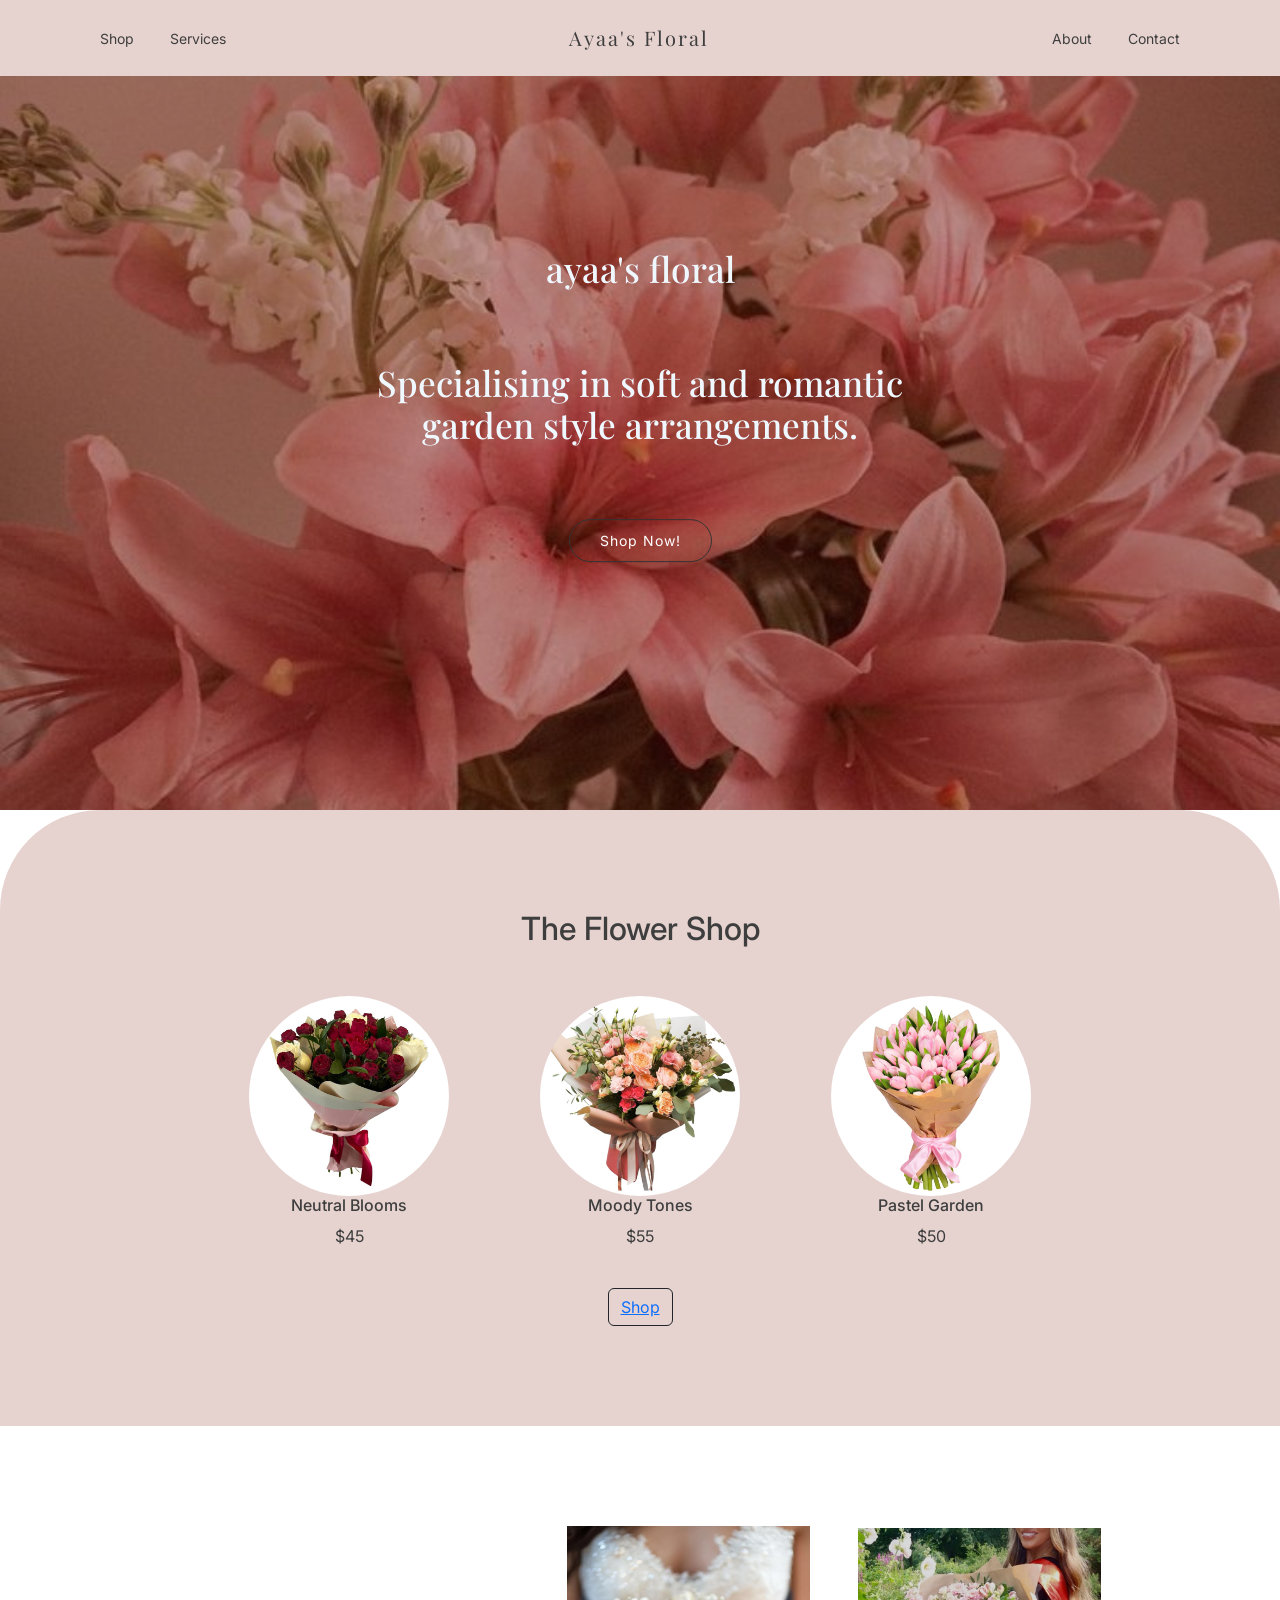
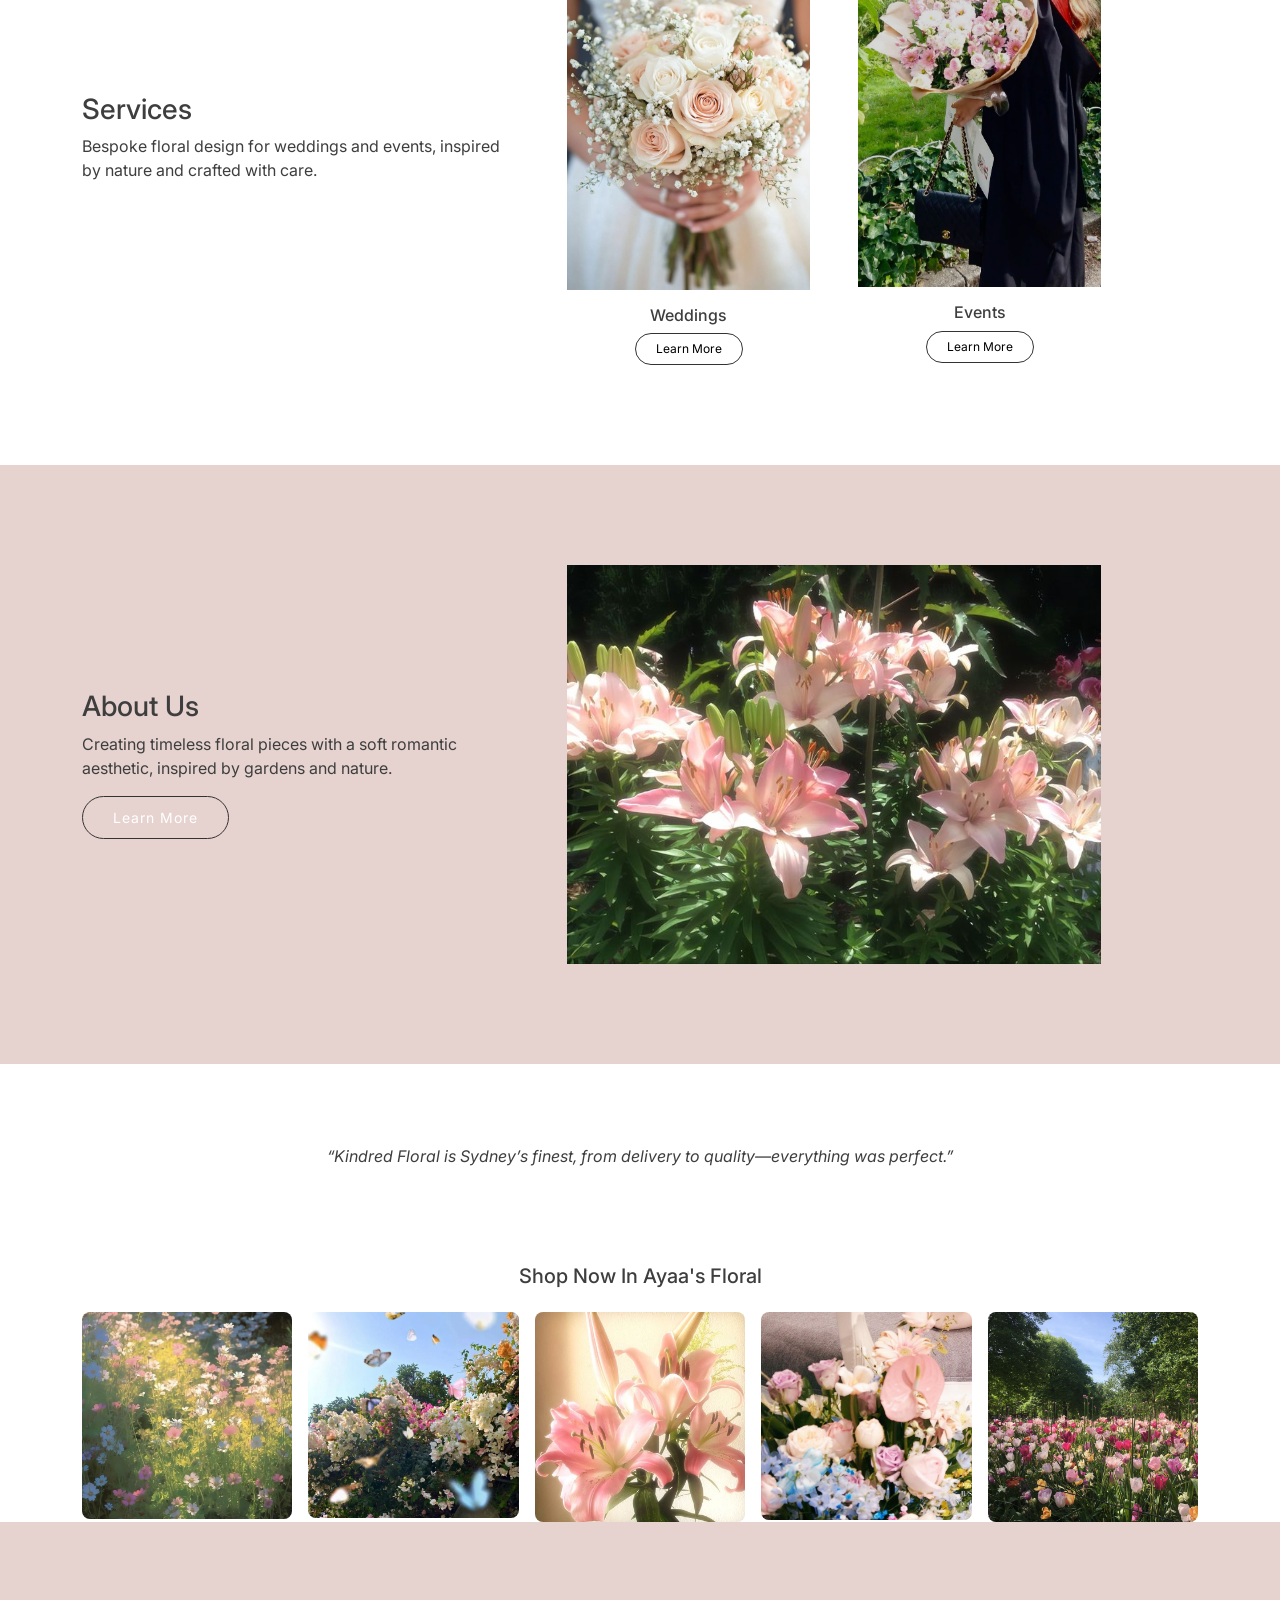
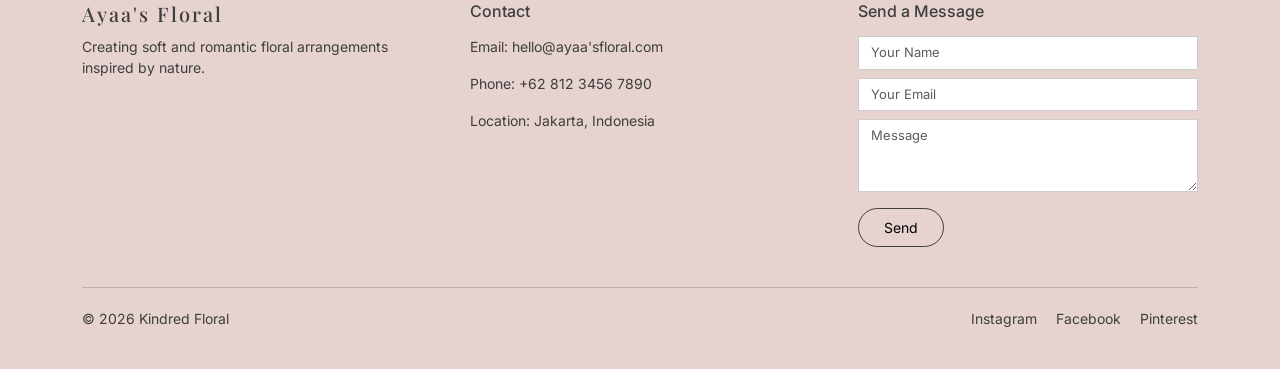
<file: index.html>
<!DOCTYPE html>
<html lang="en">
<head>
<meta charset="UTF-8">
<meta name="viewport" content="width=device-width, initial-scale=1.0">

<title>Kindred Floral</title>

<link href="https://cdn.jsdelivr.net/npm/bootstrap@5.3.0/dist/css/bootstrap.min.css" rel="stylesheet">
<link href="https://fonts.googleapis.com/css2?family=Playfair+Display:wght@400;600&family=Inter:wght@300;400&display=swap" rel="stylesheet">

<link rel="stylesheet" href="style.css">
</head>

<body>

  <!-- NAVBAR -->
<nav id="navbar" class="navbar navbar-expand-lg fixed-top">
  <div class="container">

    <!-- LEFT MENU -->
    <ul class="navbar-nav me-auto">
      <li class="nav-item"><a class="nav-link" href="#shop">Shop</a></li>
      <li class="nav-item"><a class="nav-link" href="#service">Services</a></li>
    </ul>

    <!-- LOGO CENTER -->
    <a class="navbar-brand mx-auto" href="#">Ayaa's Floral</a>

    <!-- RIGHT MENU -->
    <ul class="navbar-nav ms-auto">
      <li class="nav-item"><a class="nav-link" href="#about">About</a></li>
      <li class="nav-item"><a class="nav-link" href="#contact">Contact</a></li>
    </ul>

  </div>
</nav>

<!-- HERO -->
<section class="hero">
  <div class="overlay"></div>
  <div class="container text-center hero-content">
    <div class="text-small"><h4>ayaa's floral</h4></div>
    <br>
    <br>
    <br>
    <h1>Specialising in soft and romantic garden style arrangements.</h1>
    <br>
    <br>
   <button class="btn-custom mt-4">Shop Now!</button>
  </div>
  </div>
</section>
  
</section>
<!-- SHOP -->
<section class="shop-section text-center" id="shop">
  <div class="container">
    <h2 class="mb-5">The Flower Shop</h2>

    <div class="row justify-content-center g-5">
      <div class="col-md-3">
        <img src="b1.jpg" class="circle-img">
        <h6>Neutral Blooms</h6>
        <p>$45</p>
      </div>

      <div class="col-md-3">
        <img src="b2.jpg" class="circle-img">
        <h6>Moody Tones</h6>
        <p>$55</p>
      </div>

      <div class="col-md-3">
        <img src="b3.jpg" class="circle-img">
        <h6>Pastel Garden</h6>
        <p>$50</p>
      </div>
      
       </div>
    
  </div>
  <button class="btn btn-outline-dark mt-4"><a href="bunga.html">Shop</a></button>
    </div>
  </section>
  
 

<!-- SERVICES -->
<section class="services-section" id="service">
  <div class="container">
    <div class="row align-items-center g-5">

      <div class="col-md-5">
        <h3>Services</h3>
        <p>
          Bespoke floral design for weddings and events, inspired by nature and crafted with care.
        </p>
      </div>

      <div class="col-md-3 text-center">
        <img src="/bng1wdg.jpg" class="img-fluid">
        <h6 class="mt-3">Weddings</h6>
        <button class="btn-custom-sm">Learn More</button>
      </div>

      <div class="col-md-3 text-center">
        <img src="/download (26).jpg" class="img-fluid">
        <h6 class="mt-3">Events</h6>
        <button class="btn-custom-sm">Learn More</button>
      </div>

    </div>
  </div>
</section>

<!-- ABOUT -->
<section class="about-section" id="about">
  <div class="container">
    <div class="row align-items-center g-5">

      <div class="col-md-5">
        <h3>About Us</h3>
        <p>
          Creating timeless floral pieces with a soft romantic aesthetic, inspired by gardens and nature.
        </p>
        <button class="btn-custom">Learn More</button>
      </div>

      <div class="col-md-6">
        <img src="./flowers.jpg" class="img-fluid">
      </div>

    </div>
  </div>
</section>

<!-- TESTIMONIAL -->
<section class="testimonial-section text-center">
  <div class="container">
    <p>
      “Kindred Floral is Sydney’s finest, from delivery to quality—everything was perfect.”
    </p>
  </div>
</section>

<!-- INSTAGRAM -->
<section class="instagram-section">
  <div class="container text-center">
    <h5 class="mb-4">Shop Now In Ayaa's Floral</h5>

    <div class="row g-3">
      <div class="col"><img src="/bunga.jpg"></div>
      <div class="col"><img src="./kupu.jpg"></div>
      <div class="col"><img src="/download (23).jpg"></div>
      <div class="col"><img src="/download (24).jpg"></div>
      <div class="col"><img src="/download (25).jpg"></div>
    </div>
  </div>
</section>

<!-- CONTACT + FOOTER -->
<section class="footer-section" id="contact">
  <div class="container">

    <div class="row g-5">

      <!-- BRAND -->
      <div class="col-md-4">
        <h5 class="footer-brand">Ayaa's Floral</h5>
        <p>
          Creating soft and romantic floral arrangements inspired by nature.
        </p>
      </div>

      <!-- CONTACT INFO -->
      <div class="col-md-4">
        <h6>Contact</h6>
        <p>Email: hello@ayaa'sfloral.com</p>
        <p>Phone: +62 812 3456 7890</p>
        <p>Location: Jakarta, Indonesia</p>
      </div>

      <!-- CONTACT FORM -->
      <div class="col-md-4">
        <h6>Send a Message</h6>
        <form>
          <input type="text" class="form-control mb-2" placeholder="Your Name">
          <input type="email" class="form-control mb-2" placeholder="Your Email">
          <textarea class="form-control mb-3" rows="3" placeholder="Message"></textarea>
          <button type="submit" class="btn-footer">Send</button>
        </form>
      </div>

    </div>

    <!-- LINE -->
    <hr class="footer-line">

    <!-- BOTTOM -->
    <div class="d-flex justify-content-between flex-wrap">
      <p class="mb-0">© 2026 Kindred Floral</p>

      <div>
        <a href="#" class="footer-link">Instagram</a>
        <a href="#" class="footer-link">Facebook</a>
        <a href="#" class="footer-link">Pinterest</a>
      </div>
    </div>

  </div>
</section>


</body>
</html>
</file>
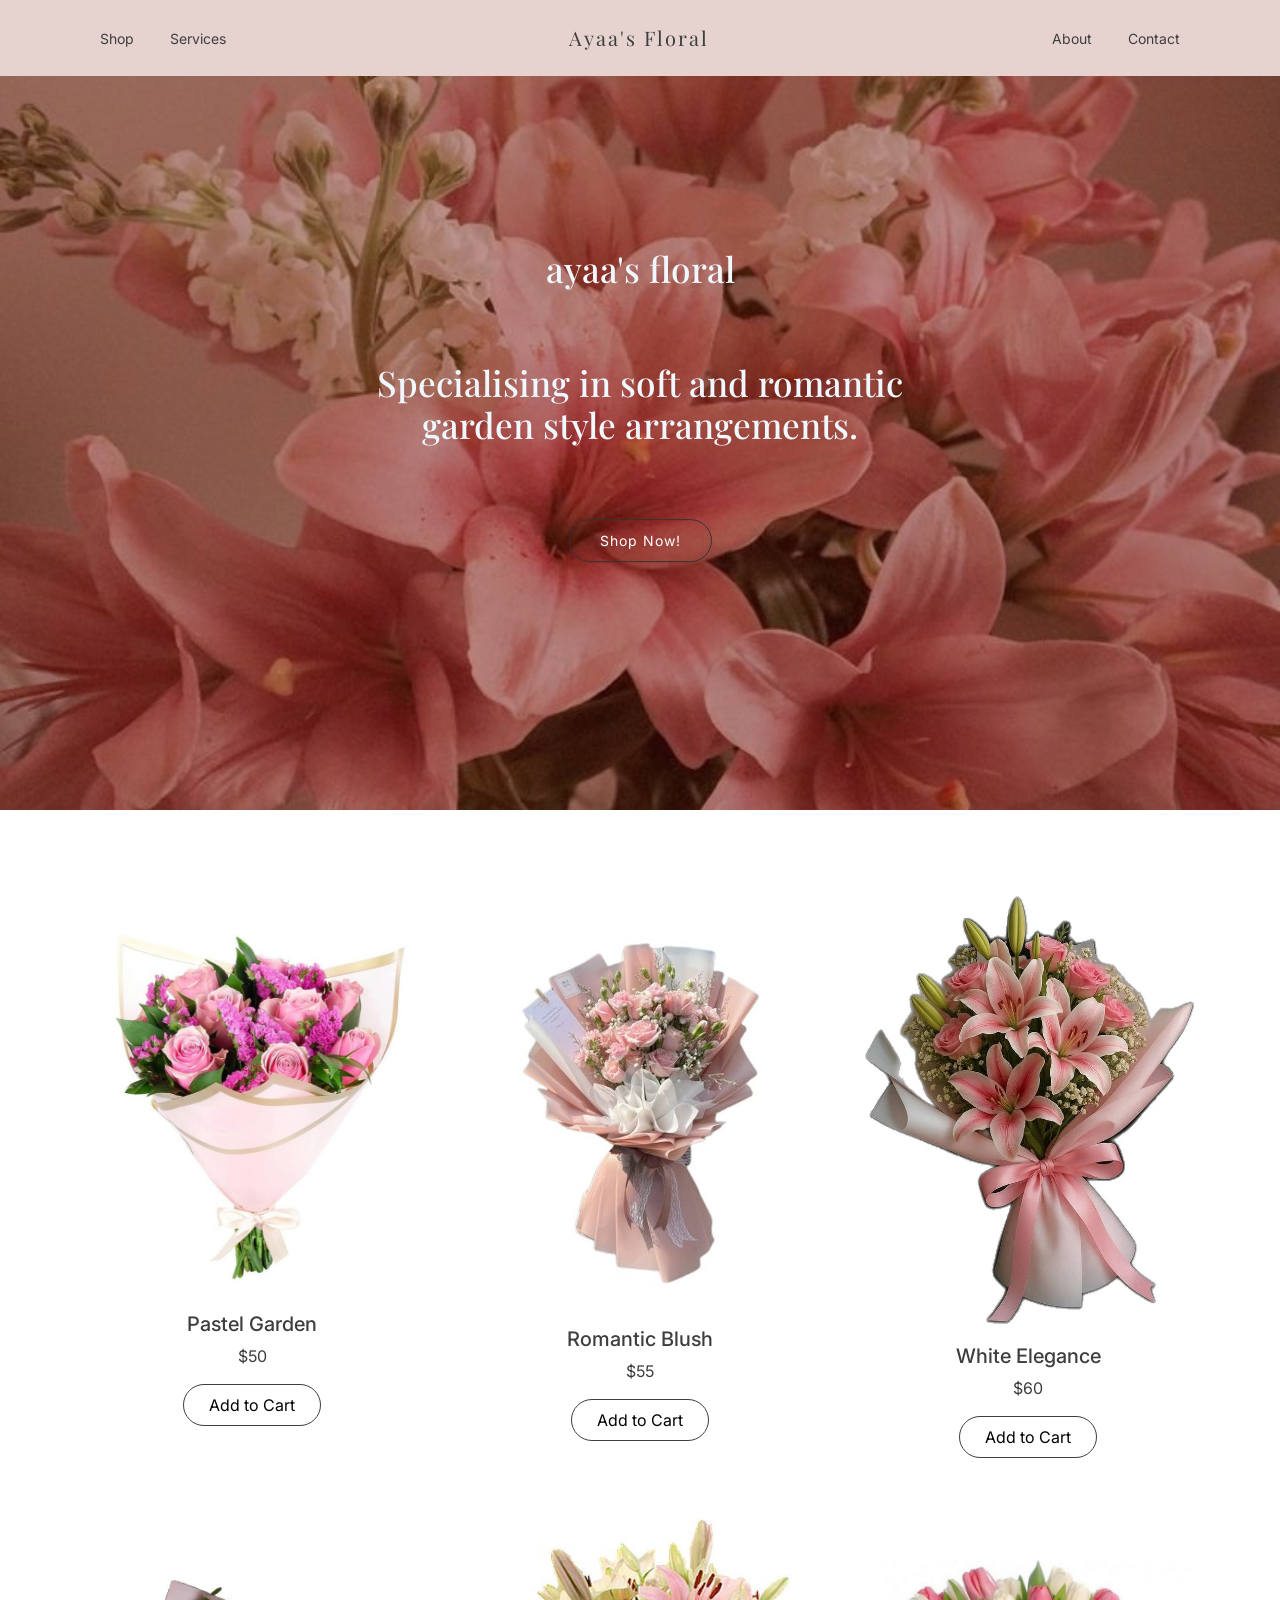
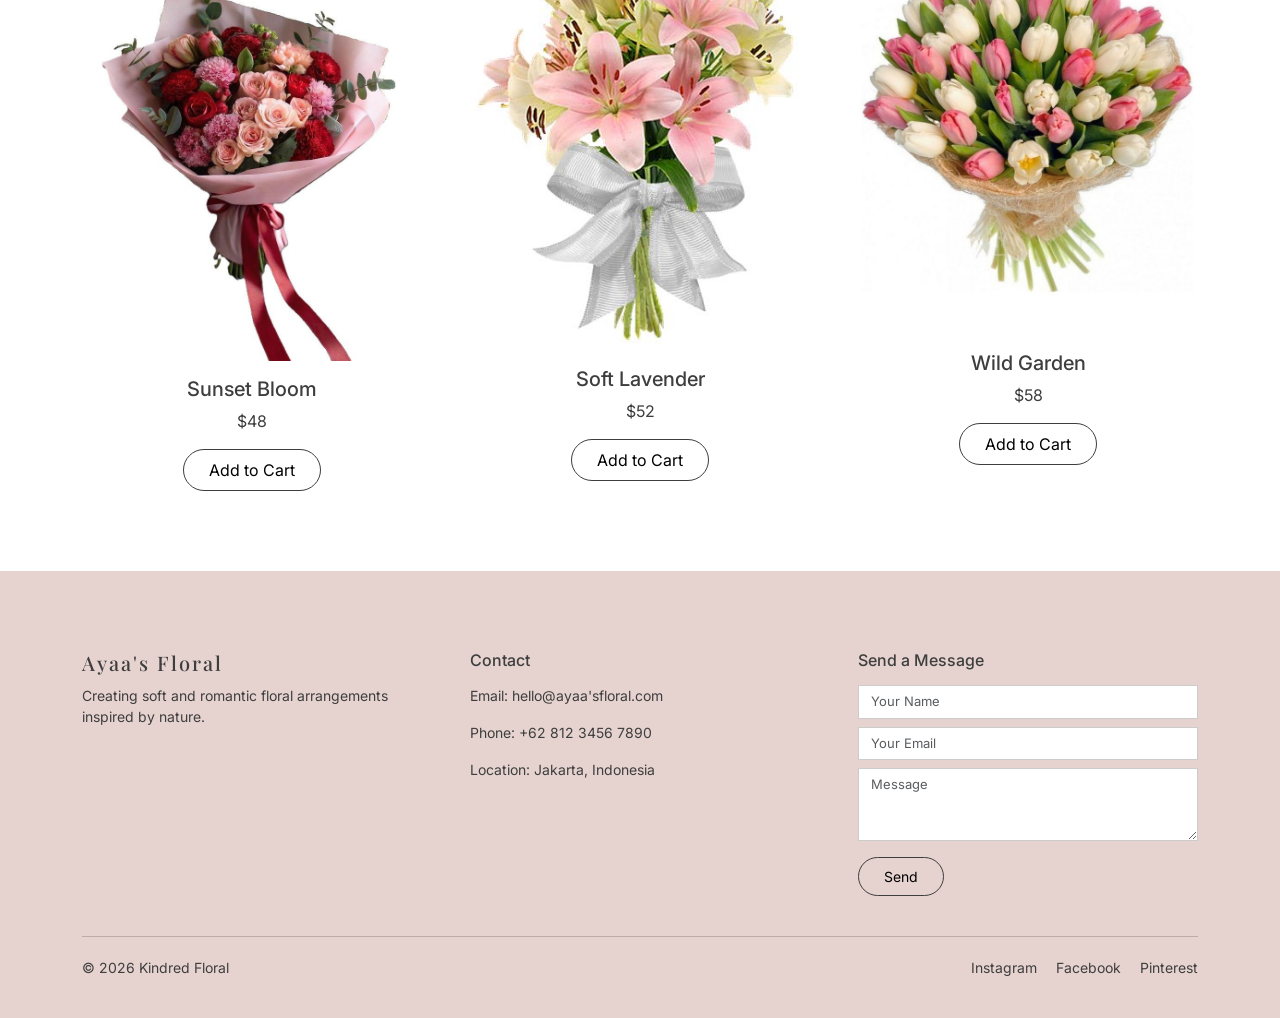
<file: bunga.html>
<!DOCTYPE html>
<html lang="en">
<head>
<meta charset="UTF-8">
<meta name="viewport" content="width=device-width, initial-scale=1.0">

<title>Shop - Kindred Floral</title>

<link href="https://cdn.jsdelivr.net/npm/bootstrap@5.3.0/dist/css/bootstrap.min.css" rel="stylesheet">
<link href="https://fonts.googleapis.com/css2?family=Playfair+Display:wght@400;600&family=Inter:wght@300;400&display=swap" rel="stylesheet">

<link rel="stylesheet" href="style.css">
</head>

<body>

 <!-- NAVBAR -->
<nav id="navbar" class="navbar navbar-expand-lg fixed-top">
  <div class="container">

    <!-- LEFT MENU -->
    <ul class="navbar-nav me-auto">
      <li class="nav-item"><a class="nav-link" href="index.html#shop">Shop</a></li>
      <li class="nav-item"><a class="nav-link" href="index.html#service">Services</a></li>
    </ul>

    <!-- LOGO CENTER -->
    <a class="navbar-brand mx-auto" href="#">Ayaa's Floral</a>

    <!-- RIGHT MENU -->
    <ul class="navbar-nav ms-auto">
      <li class="nav-item"><a class="nav-link" href="index.html#about">About</a></li>
      <li class="nav-item"><a class="nav-link" href="index.html#contact">Contact</a></li>
    </ul>

  </div>
</nav>

<!-- HERO -->
<section class="hero">
  <div class="overlay"></div>
  <div class="container text-center hero-content">
    <div class="text-small"><h4>ayaa's floral</h4></div>
    <br>
    <br>
    <br>
    <h1>Specialising in soft and romantic garden style arrangements.</h1>
    <br>
    <br>
   <button class="btn-custom mt-4">Shop Now!</button>
  </div>
  </div>
</section>
  
<!-- PRODUCTS -->
<section class="shop-products">
  <div class="container">

    <div class="row g-5">

      <!-- ITEM -->
      <div class="col-md-4">
        <div class="product-card text-center">
          <img src="download (31).jpg" class="img-fluid">
          <h5 class="mt-3">Pastel Garden</h5>
          <p>$50</p>
          <button class="btn-shop">Add to Cart</button>
        </div>
      </div>

      <!-- ITEM -->
      <div class="col-md-4">
        <div class="product-card text-center">
          <img src="/buket bunga.jpg" class="img-fluid">
          <h5 class="mt-3">Romantic Blush</h5>
          <p>$55</p>
          <button class="btn-shop">Add to Cart</button>
        </div>
      </div>

      <!-- ITEM -->
      <div class="col-md-4">
        <div class="product-card text-center">
          <img src="/download (27).jpg" class="img-fluid">
          <h5 class="mt-3">White Elegance</h5>
          <p>$60</p>
          <button class="btn-shop">Add to Cart</button>
        </div>
      </div>

      <!-- ITEM -->
      <div class="col-md-4">
        <div class="product-card text-center">
          <img src="download (28).jpg" class="img-fluid">
          <h5 class="mt-3">Sunset Bloom</h5>
          <p>$48</p>
          <button class="btn-shop">Add to Cart</button>
        </div>
      </div>

      <!-- ITEM -->
      <div class="col-md-4">
        <div class="product-card text-center">
          <img src="/download (32).jpg" class="img-fluid">
          <h5 class="mt-3">Soft Lavender</h5>
          <p>$52</p>
          <button class="btn-shop">Add to Cart</button>
        </div>
      </div>

      <!-- ITEM -->
      <div class="col-md-4">
        <div class="product-card text-center">
          <img src="/download (30).jpg" class="img-fluid">
          <h5 class="mt-3">Wild Garden</h5>
          <p>$58</p>
          <button class="btn-shop">Add to Cart</button>
        </div>
      </div>

    </div>

  </div>
</section>

<!-- CONTACT + FOOTER -->
<section class="footer-section" id="contact">
  <div class="container">

    <div class="row g-5">

      <!-- BRAND -->
      <div class="col-md-4">
        <h5 class="footer-brand">Ayaa's Floral</h5>
        <p>
          Creating soft and romantic floral arrangements inspired by nature.
        </p>
      </div>

      <!-- CONTACT INFO -->
      <div class="col-md-4">
        <h6>Contact</h6>
        <p>Email: hello@ayaa'sfloral.com</p>
        <p>Phone: +62 812 3456 7890</p>
        <p>Location: Jakarta, Indonesia</p>
      </div>

      <!-- CONTACT FORM -->
      <div class="col-md-4">
        <h6>Send a Message</h6>
        <form>
          <input type="text" class="form-control mb-2" placeholder="Your Name">
          <input type="email" class="form-control mb-2" placeholder="Your Email">
          <textarea class="form-control mb-3" rows="3" placeholder="Message"></textarea>
          <button type="submit" class="btn-footer">Send</button>
        </form>
      </div>

    </div>

    <!-- LINE -->
    <hr class="footer-line">

    <!-- BOTTOM -->
    <div class="d-flex justify-content-between flex-wrap">
      <p class="mb-0">© 2026 Kindred Floral</p>

      <div>
        <a href="#" class="footer-link">Instagram</a>
        <a href="#" class="footer-link">Facebook</a>
        <a href="#" class="footer-link">Pinterest</a>
      </div>
    </div>

  </div>
</section>


</body>
</html>
</body>
</html>
</file>
<file: style.css>
body {
  font-family: 'Inter', sans-serif;
  color: #3e3e3e;
}

/* NAVBAR DEFAULT (langsung solid, bukan transparan) */
.navbar {
  background: #e6d3cf;
  padding: 18px 0;
  transition: all 0.3s ease;
}

/* LOGO */
.navbar-brand {
  font-family: 'Playfair Display', serif;
  font-size: 20px;
  letter-spacing: 2px;
  color: #3e3e3e;
}

/* MENU */
.nav-link {
  color: #3e3e3e;
  font-size: 14px;
  margin: 0 10px;
  position: relative;
}

/* HOVER */
.nav-link::after {
  content: "";
  width: 0;
  height: 1px;
  background: #3e3e3e;
  position: absolute;
  bottom: -3px;
  left: 0;
  transition: 0.3s;
}

.nav-link:hover::after {
  width: 100%;
}

/* SCROLL EFFECT (lebih subtle) */
.navbar.scrolled {
  background: #e6d3cf;
  padding: 12px 0;
  box-shadow: 0 4px 12px rgba(0,0,0,0.05);
}

/* HERO */
.hero {
  height: 90vh;
  background: url('./download\ \(16\).jpg') center/cover no-repeat;
  position: relative;
}

.overlay {
  position: absolute;
  width: 100%;
  height: 100%;
  background: rgba(85, 6, 6, 0.4);
}

.hero-content {
  position: relative;
  top: 50%;
  transform: translateY(-50%);
}

.hero h1 {
  font-family: 'Playfair Display', serif;
  font-size: 2.2rem;
  max-width: 600px;
  margin: auto;
  color: aliceblue;
}
.hero h4 {
  font-family: 'Playfair Display', serif;
  font-size: 2.2rem;
  max-width: 600px;
  margin: auto;
  color: aliceblue;
}

/* HERO BUTTON */
.btn-hero {
  padding: 12px 32px;
  border: 1px solid #3e3e3e;
  background: transparent;
  border-radius: 50px;
  font-size: 14px;
  letter-spacing: 1px;
  transition: all 0.3s ease;
}

/* HOVER EFFECT */
.btn-hero:hover {
  background: #3e3e3e;
  color: #fff;
  transform: translateY(-2px);
}

.hero-content .btn-hero {
  opacity: 0;
  transform: translateY(30px);
  transition: all 0.8s ease 0.3s;
}

.hero-content.active .btn-hero {
  opacity: 1;
  transform: translateY(0);
}

.btn-custom {
  padding: 12px 32px;
  border: 1px solid #fff;   /* putih */
  color: #fff;              /* teks putih */
  background: transparent;
  border-radius: 50px;
  font-size: 14px;
  letter-spacing: 1px;
  transition: all 0.3s ease;
}

/* HOVER */
.btn-custom:hover {
  background: #fff;   /* jadi putih */
  color: #3e3e3e;     /* teks gelap */
}
/* SHOP SECTION */
.shop-section {
  background: #e6d3cf;
  padding: 100px 0;
  border-top-left-radius: 100px;
  border-top-right-radius: 100px;
}

.circle-img {
  width: 200px;
  height: 200px;
  object-fit: cover;
  border-radius: 50%;
}

/* SERVICES */
.services-section {
  padding: 100px 0;
}

/* ABOUT */
.about-section {
  background: #e6d3cf;
  padding: 100px 0;
}

/* TESTIMONIAL */
.testimonial-section {
  padding: 80px 0;
  font-style: italic;
}

/* INSTAGRAM */
.instagram-section img {
  width: 100%;
  border-radius: 8px;
}

/* BUTTON */
.btn-custom {
  border: 1px solid #333;
  padding: 10px 30px;
  border-radius: 50px;
  background: transparent;
}

.btn-custom-sm {
  border: 1px solid #333;
  padding: 6px 20px;
  border-radius: 50px;
  background: transparent;
  font-size: 12px;
}

/* FOOTER */
.footer-section {
  background: #e6d3cf;
  padding: 80px 0 40px;
  font-size: 14px;
}

/* BRAND */
.footer-brand {
  font-family: 'Playfair Display', serif;
  letter-spacing: 2px;
  margin-bottom: 10px;
}

/* HEADINGS */
.footer-section h6 {
  margin-bottom: 15px;
  font-weight: 500;
}

/* FORM */
.footer-section .form-control {
  border-radius: 0;
  border: 1px solid #ccc;
  font-size: 13px;
}

.footer-section .form-control:focus {
  box-shadow: none;
  border-color: #999;
}

/* BUTTON */
.btn-footer {
  border: 1px solid #3e3e3e;
  background: transparent;
  padding: 8px 25px;
  border-radius: 50px;
  transition: 0.3s;
}

.btn-footer:hover {
  background: #3e3e3e;
  color: #fff;
}

/* LINE */
.footer-line {
  margin: 40px 0 20px;
}

/* LINKS */
.footer-link {
  margin-left: 15px;
  color: #3e3e3e;
  text-decoration: none;
  position: relative;
}

.footer-link::after {
  content: "";
  width: 0;
  height: 1px;
  background: #3e3e3e;
  position: absolute;
  bottom: -2px;
  left: 0;
  transition: 0.3s;
}

.footer-link:hover::after {
  width: 100%;
}
/* HEADER */
.shop-header {
  padding: 120px 0 60px;
  background: #e6d3cf;
}

.shop-header h1 {
  font-family: 'Playfair Display', serif;
}

/* PRODUCTS */
.shop-products {
  padding: 80px 0;
}

/* CARD */
.product-card img {
  border-radius: 10px;
  transition: 0.3s;
}

.product-card img:hover {
  transform: scale(1.05);
}

/* BUTTON */
.btn-shop {
  border: 1px solid #3e3e3e;
  background: transparent;
  padding: 8px 25px;
  border-radius: 50px;
  transition: 0.3s;
}

.btn-shop:hover {
  background: #3e3e3e;
  color: #fff;
}
</file>
